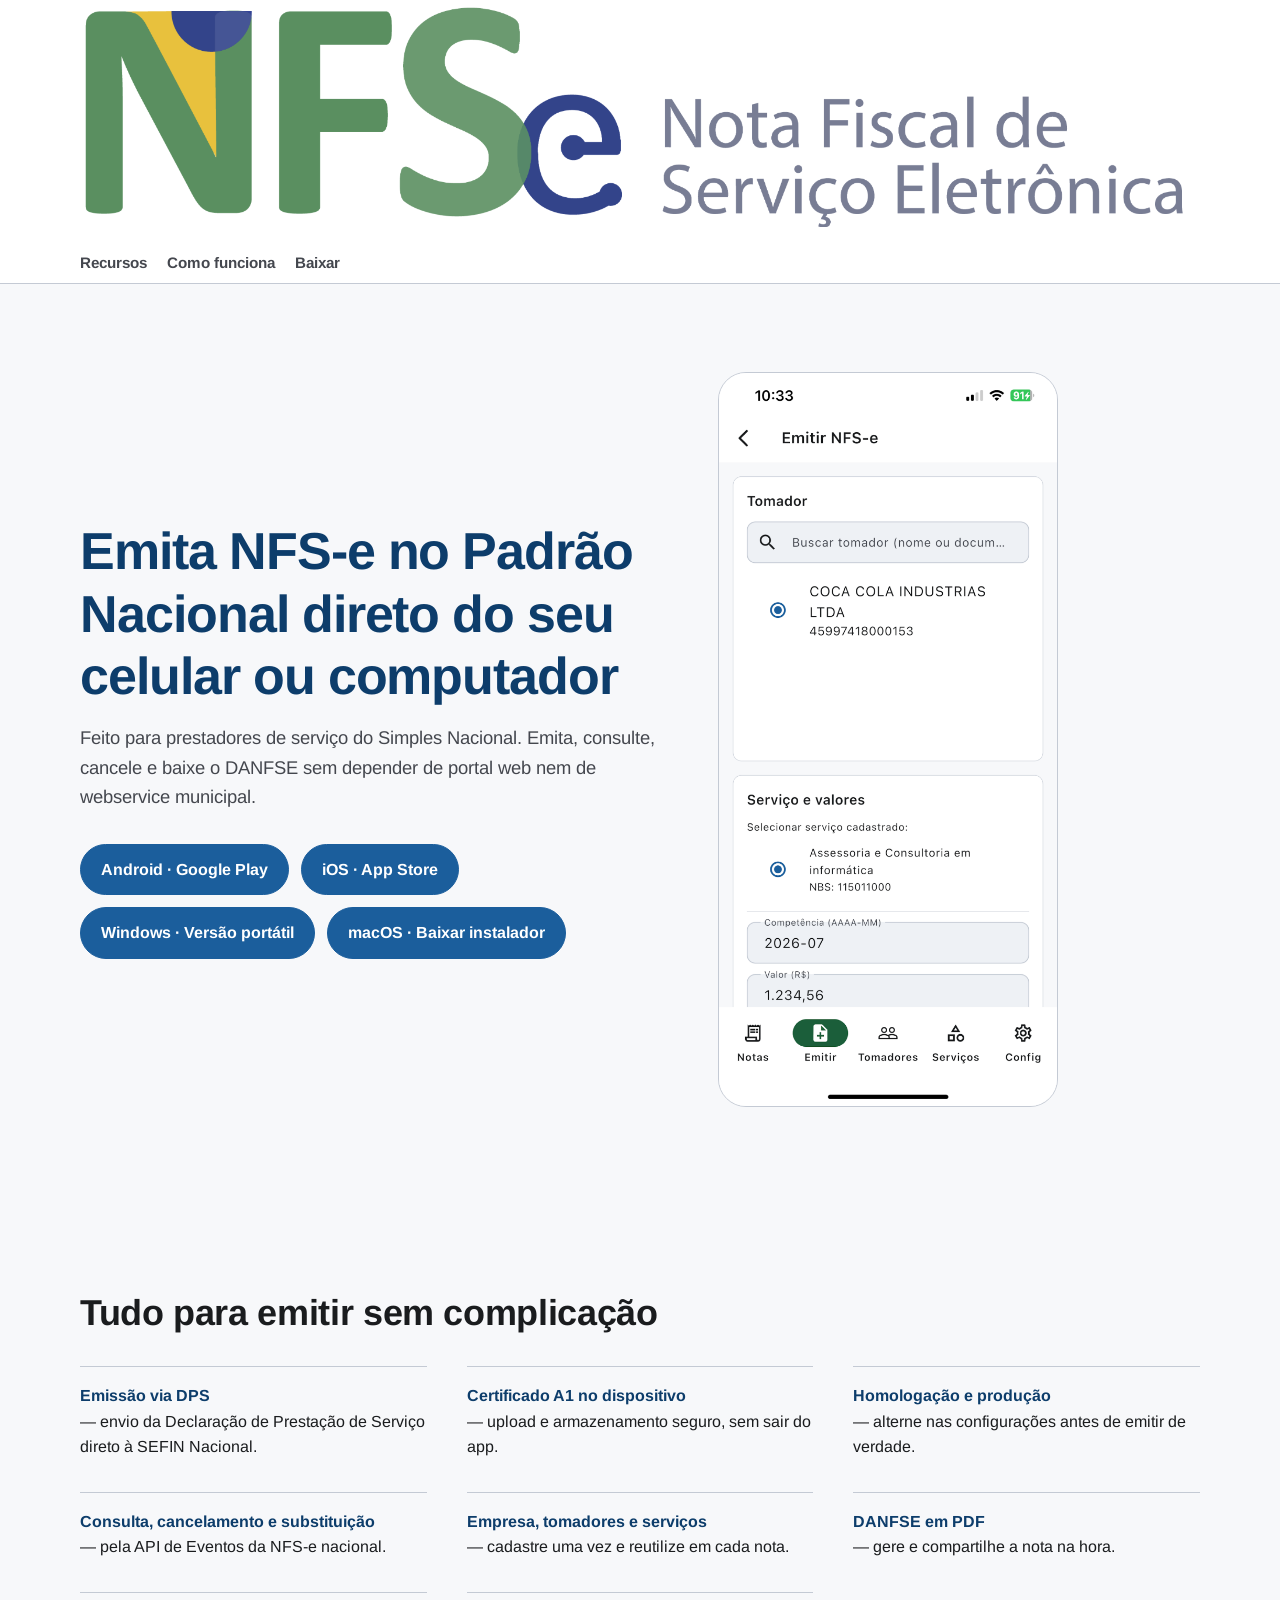
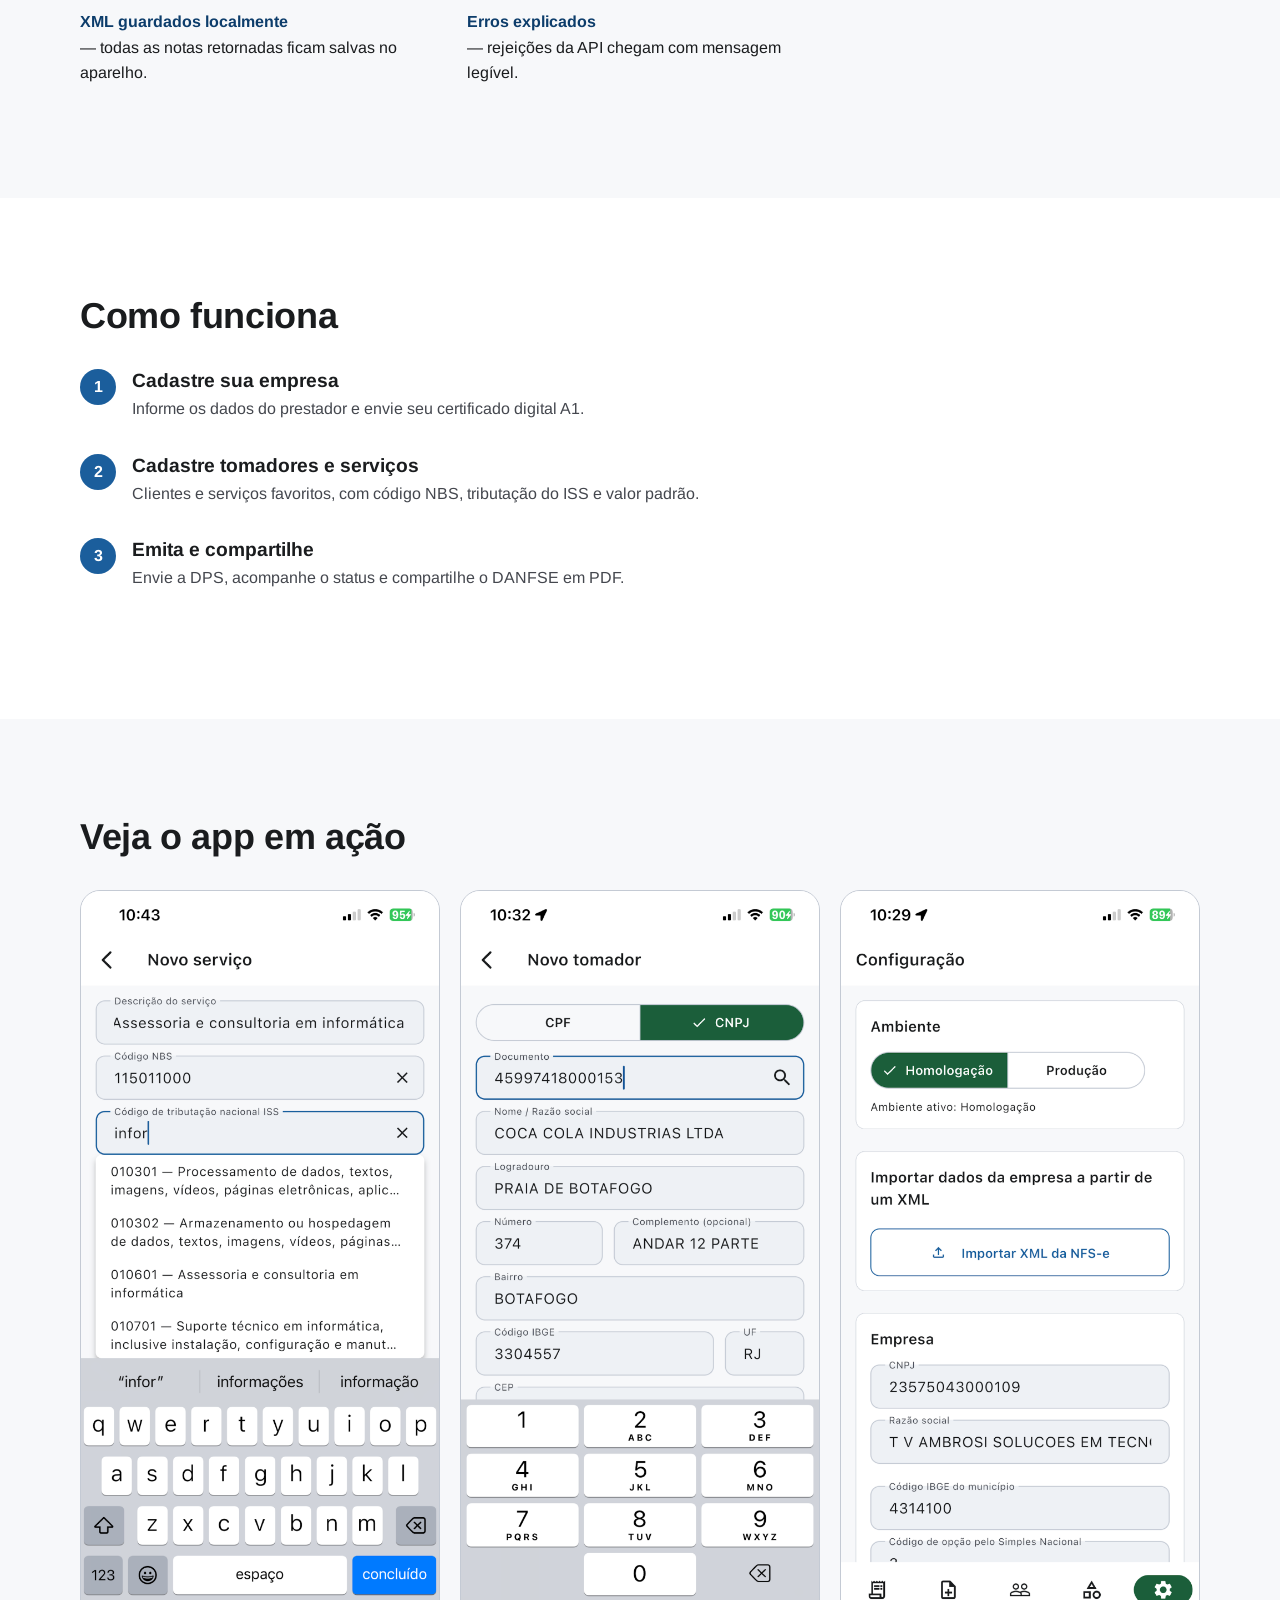
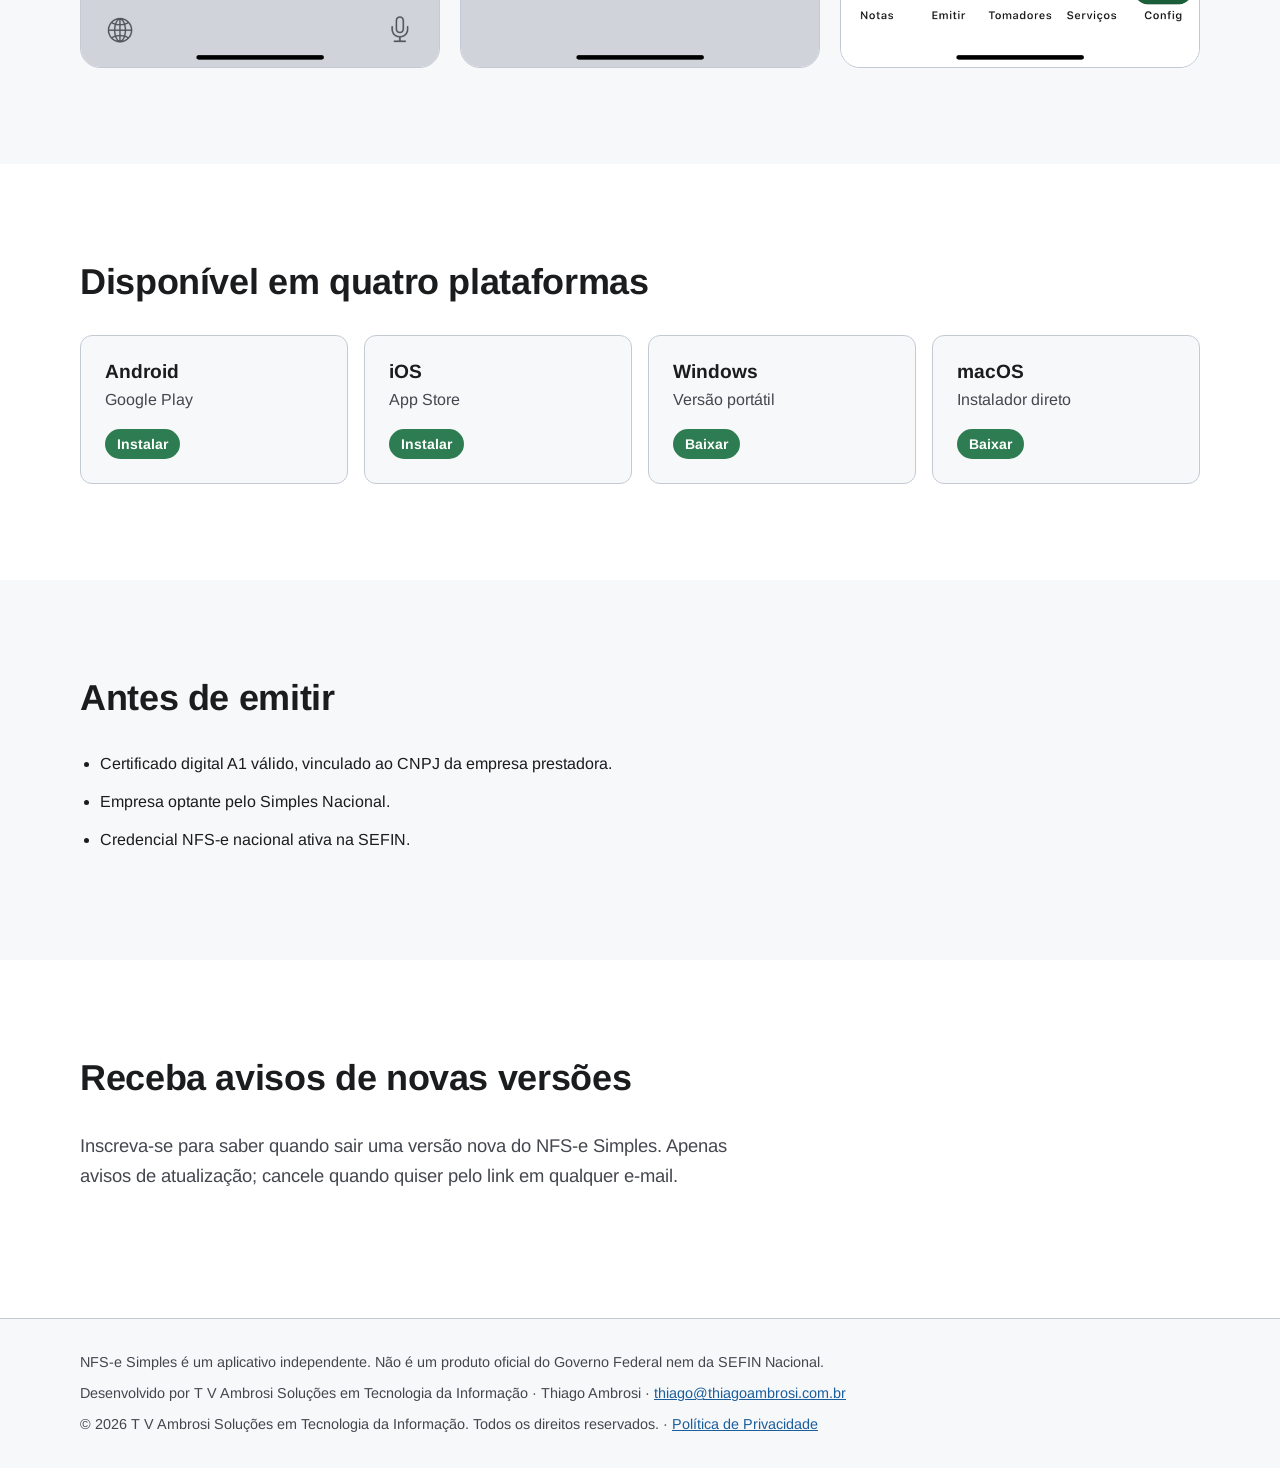
<file: index.html>
<!DOCTYPE html>
<html lang="pt-BR">

<head>
  <meta charset="UTF-8">
  <meta name="viewport" content="width=device-width, initial-scale=1.0">
  <title>NFS-e Simples: emissão de NFS-e no Padrão Nacional</title>
  <meta name="description"
    content="Emita NFS-e no Padrão Nacional pelo celular ou computador. App para prestadores do Simples Nacional, com certificado digital A1. Android, iOS e Windows.">
  <link rel="icon" href="assets/icon.png" type="image/png">
  <link rel="stylesheet" href="styles.css">
</head>

<body>
  <header class="site-header">
    <div class="container header-inner">
      <a href="#inicio" class="brand" aria-label="NFS-e Simples, início">
        <img src="assets/nfse_horizontal.png" alt="NFS-e, Nota Fiscal de Serviço Eletrônica" height="36">
      </a>
      <nav aria-label="Principal">
        <a href="#recursos">Recursos</a>
        <a href="#como-funciona">Como funciona</a>
        <a href="#baixar">Baixar</a>
      </nav>
    </div>
  </header>

  <main id="inicio">
    <section class="hero">
      <div class="container hero-inner">
        <div class="hero-text">
          <h1>Emita NFS-e no Padrão Nacional direto do seu celular ou computador</h1>
          <p class="lead">Feito para prestadores de serviço do Simples Nacional. Emita, consulte, cancele e baixe o
            DANFSE sem depender de portal web nem de webservice municipal.</p>
          <div class="store-buttons" id="baixar">
            <a class="store-btn store-btn-primary"
              href="https://play.google.com/store/apps/details?id=com.thiagoambrosi.notafacil&pcampaignid=web_share">Android
              · Google Play</a>
            <a class="store-btn store-btn-primary" href="https://apps.apple.com/br/app/nfs-e-simples/id6790145983">iOS ·
              App Store</a>
            <a class="store-btn store-btn-primary" href="assets/nfseapp-2.1.4-windows.zip" download>Windows ·
              Versão portátil</a>
            <a class="store-btn store-btn-primary" href="assets/nfseapp-2.1.4-macos.dmg" download>macOS ·
              Baixar
              instalador</a>
          </div>
        </div>
        <div class="hero-shot">
          <img src="assets/screenshots/01.png" alt="Tela de emissão de NFS-e do app, com seleção de tomador e serviço"
            width="1290" height="2796">
        </div>
      </div>
    </section>

    <section id="recursos" class="section">
      <div class="container">
        <h2>Tudo para emitir sem complicação</h2>
        <ul class="features">
          <li><strong>Emissão via DPS</strong> — envio da Declaração de Prestação de Serviço direto à SEFIN Nacional.
          </li>
          <li><strong>Certificado A1 no dispositivo</strong> — upload e armazenamento seguro, sem sair do app.</li>
          <li><strong>Homologação e produção</strong> — alterne nas configurações antes de emitir de verdade.</li>
          <li><strong>Consulta, cancelamento e substituição</strong> — pela API de Eventos da NFS-e nacional.</li>
          <li><strong>Empresa, tomadores e serviços</strong> — cadastre uma vez e reutilize em cada nota.</li>
          <li><strong>DANFSE em PDF</strong> — gere e compartilhe a nota na hora.</li>
          <li><strong>XML guardados localmente</strong> — todas as notas retornadas ficam salvas no aparelho.</li>
          <li><strong>Erros explicados</strong> — rejeições da API chegam com mensagem legível.</li>
        </ul>
      </div>
    </section>

    <section id="como-funciona" class="section section-alt">
      <div class="container">
        <h2>Como funciona</h2>
        <ol class="steps">
          <li>
            <h3>Cadastre sua empresa</h3>
            <p>Informe os dados do prestador e envie seu certificado digital A1.</p>
          </li>
          <li>
            <h3>Cadastre tomadores e serviços</h3>
            <p>Clientes e serviços favoritos, com código NBS, tributação do ISS e valor padrão.</p>
          </li>
          <li>
            <h3>Emita e compartilhe</h3>
            <p>Envie a DPS, acompanhe o status e compartilhe o DANFSE em PDF.</p>
          </li>
        </ol>
      </div>
    </section>

    <section class="section">
      <div class="container">
        <h2>Veja o app em ação</h2>
        <div class="gallery">
          <img src="assets/screenshots/02.png" alt="Cadastro de serviço com código de tributação do ISS" width="1290"
            height="2796" loading="lazy">
          <img src="assets/screenshots/03.png" alt="Cadastro de tomador pelo CNPJ" width="1290" height="2796"
            loading="lazy">
          <img src="assets/screenshots/04.png" alt="Configuração do ambiente e dados da empresa" width="1290"
            height="2796" loading="lazy">
        </div>
      </div>
    </section>

    <section id="plataformas" class="section section-alt">
      <div class="container">
        <h2>Disponível em quatro plataformas</h2>
        <div class="platforms">
          <article>
            <h3>Android</h3>
            <p>Google Play</p>
            <a class="status status-ok"
              href="https://play.google.com/store/apps/details?id=com.thiagoambrosi.notafacil&pcampaignid=web_share">Instalar</a>
          </article>
          <article>
            <h3>iOS</h3>
            <p>App Store</p>
            <a class="status status-ok" href="https://apps.apple.com/br/app/nfs-e-simples/id6790145983">Instalar</a>
          </article>
          <article>
            <h3>Windows</h3>
            <p>Versão portátil</p>
            <a class="status status-ok" href="assets/nfseapp-2.1.4-windows.zip" download>Baixar</a>
          </article>
          <article>
            <h3>macOS</h3>
            <p>Instalador direto</p>
            <a class="status status-ok" href="assets/nfseapp-2.1.4-macos.dmg" download>Baixar</a>
          </article>
        </div>
      </div>
    </section>

    <section class="section">
      <div class="container">
        <h2>Antes de emitir</h2>
        <ul class="requirements">
          <li>Certificado digital A1 válido, vinculado ao CNPJ da empresa prestadora.</li>
          <li>Empresa optante pelo Simples Nacional.</li>
          <li>Credencial NFS-e nacional ativa na SEFIN.</li>
        </ul>
      </div>
    </section>

    <section id="novidades" class="section section-alt">
      <div class="container">
        <h2>Receba avisos de novas versões</h2>
        <p class="lead">Inscreva-se para saber quando sair uma versão nova do NFS-e Simples. Apenas avisos de
          atualização; cancele quando quiser pelo link em qualquer e-mail.</p>
        <div class="signup-embed">
          <script async src="https://eocampaign1.com/form/23cb0654-e817-11f1-a519-278a56731f4f.js"
            data-form="23cb0654-e817-11f1-a519-278a56731f4f"></script>
        </div>
      </div>
    </section>
  </main>

  <footer class="site-footer">
    <div class="container">
      <p>NFS-e Simples é um aplicativo independente. Não é um produto oficial do Governo Federal nem da SEFIN Nacional.
      </p>
      <p>Desenvolvido por T V Ambrosi Soluções em Tecnologia da Informação · Thiago Ambrosi · <a
          href="mailto:thiago@thiagoambrosi.com.br">thiago@thiagoambrosi.com.br</a></p>
      <p>© 2026 T V Ambrosi Soluções em Tecnologia da Informação. Todos os direitos reservados. ·
        <a href="privacy.html">Política de Privacidade</a>
      </p>
    </div>
  </footer>
</body>

</html>
</file>
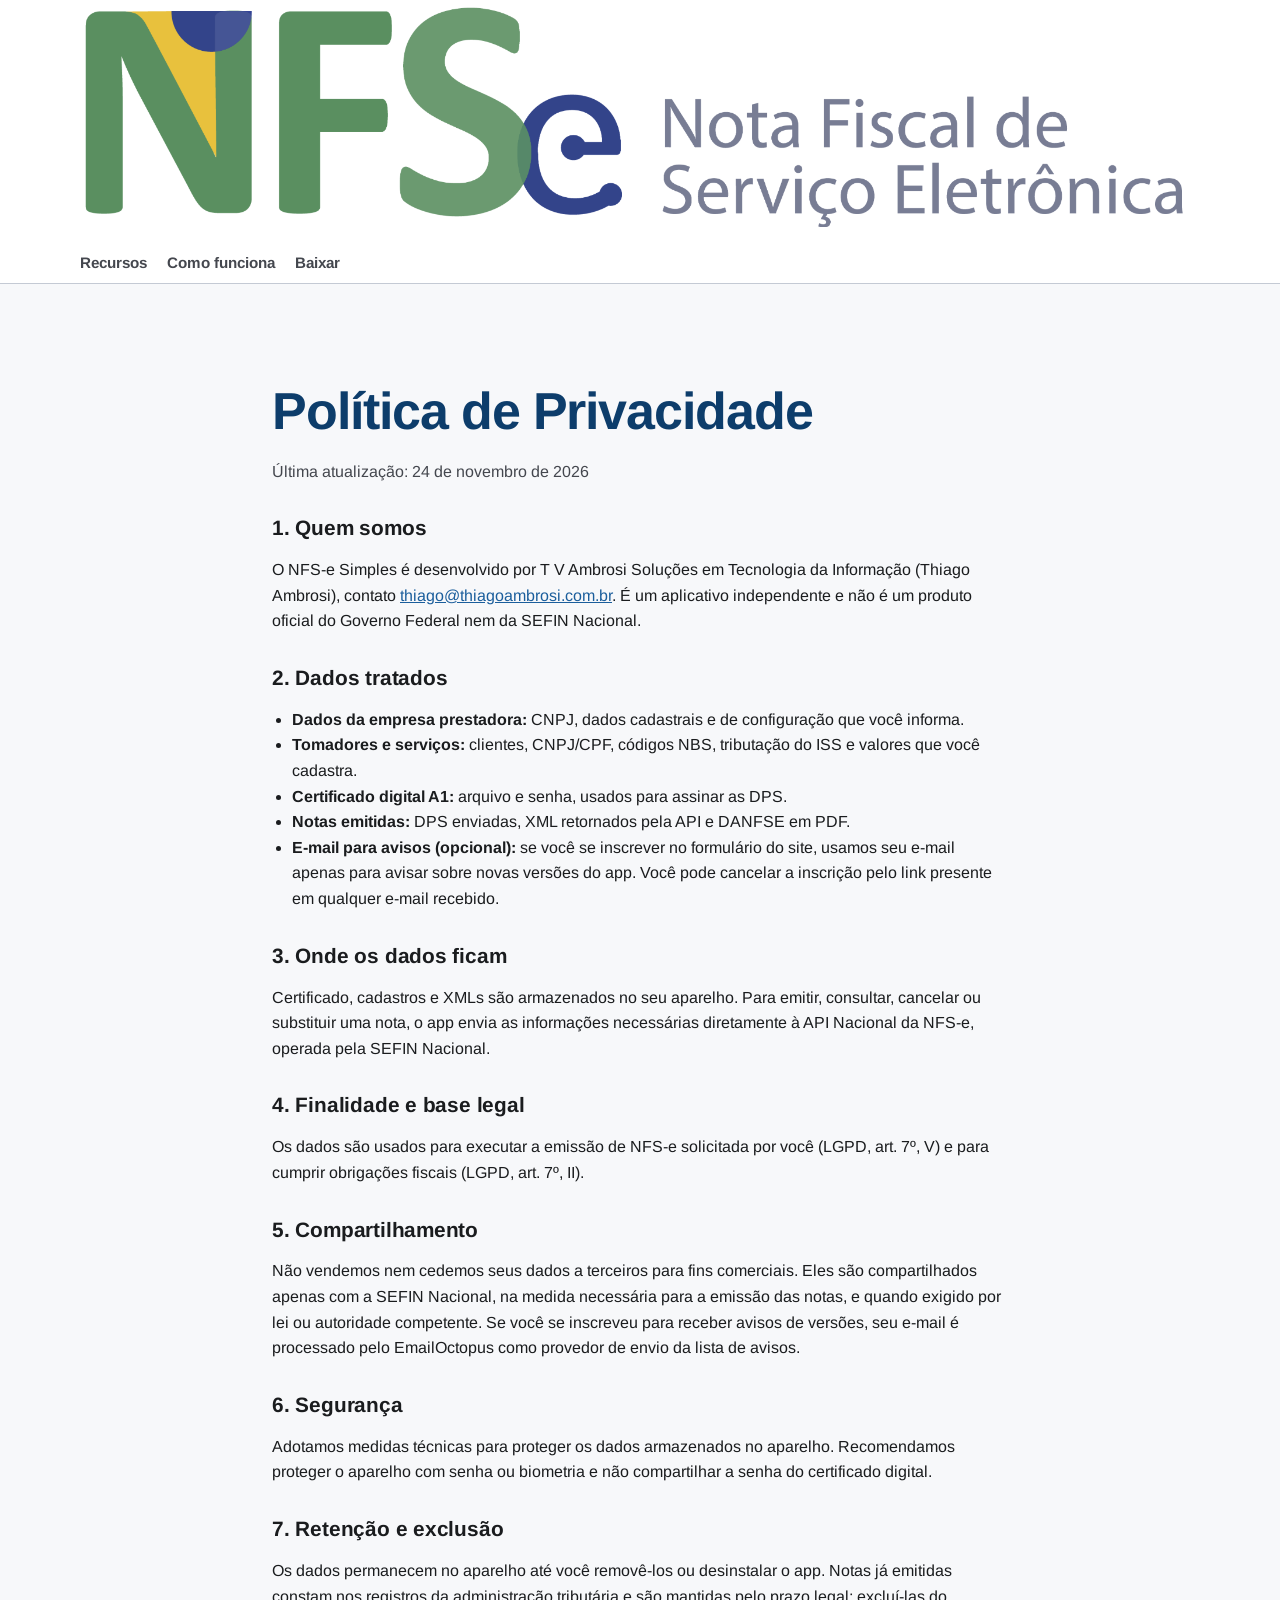
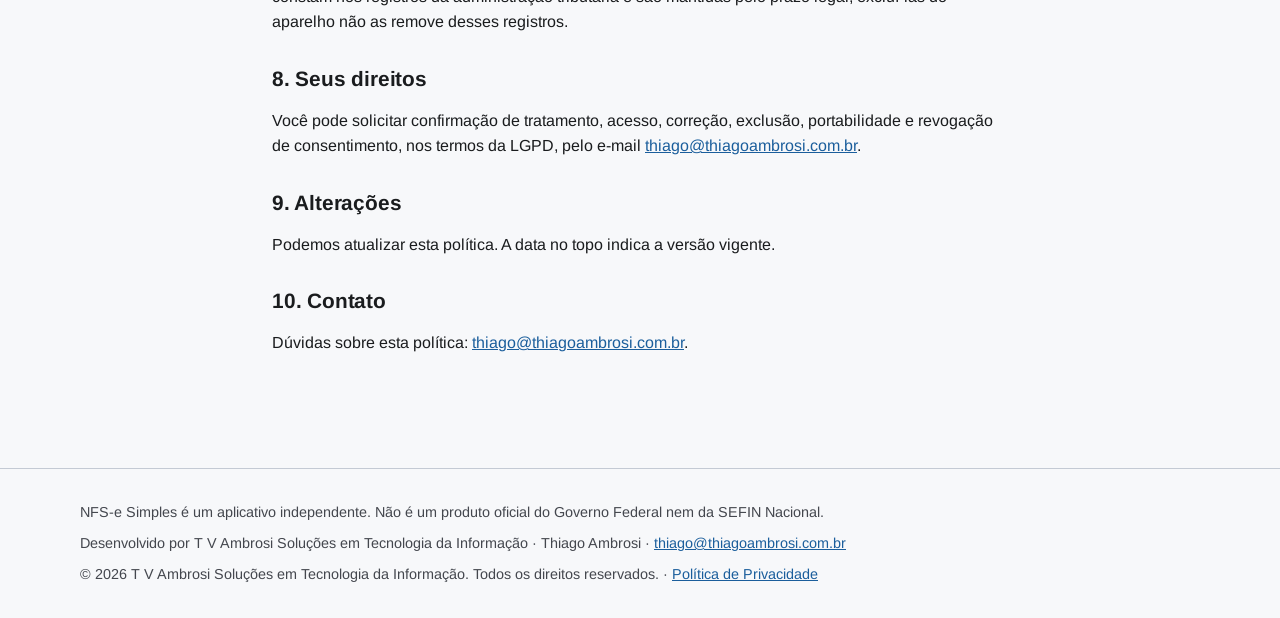
<file: privacy.html>
<!DOCTYPE html>
<html lang="pt-BR">

<head>
  <meta charset="UTF-8">
  <meta name="viewport" content="width=device-width, initial-scale=1.0">
  <title>Política de Privacidade · NFS-e Simples</title>
  <meta name="description" content="Como o NFS-e Simples trata seus dados, certificado digital e notas fiscais.">
  <link rel="icon" href="assets/icon.png" type="image/png">
  <link rel="stylesheet" href="styles.css">
</head>

<body>
  <header class="site-header">
    <div class="container header-inner">
      <a href="index.html" class="brand" aria-label="NFS-e Simples, início">
        <img src="assets/nfse_horizontal.png" alt="NFS-e, Nota Fiscal de Serviço Eletrônica" height="36">
      </a>
      <nav aria-label="Principal">
        <a href="index.html#recursos">Recursos</a>
        <a href="index.html#como-funciona">Como funciona</a>
        <a href="index.html#baixar">Baixar</a>
      </nav>
    </div>
  </header>

  <main>
    <section class="section">
      <div class="container legal">
        <h1>Política de Privacidade</h1>
        <p class="meta">Última atualização: 24 de novembro de 2026</p>

        <h2>1. Quem somos</h2>
        <p>O NFS-e Simples é desenvolvido por T V Ambrosi Soluções em Tecnologia da Informação (Thiago Ambrosi), contato
          <a href="mailto:thiago@thiagoambrosi.com.br">thiago@thiagoambrosi.com.br</a>. É um aplicativo independente e
          não é um produto oficial do Governo Federal nem da SEFIN Nacional.</p>

        <h2>2. Dados tratados</h2>
        <ul>
          <li><strong>Dados da empresa prestadora:</strong> CNPJ, dados cadastrais e de configuração que você informa.
          </li>
          <li><strong>Tomadores e serviços:</strong> clientes, CNPJ/CPF, códigos NBS, tributação do ISS e valores que você
            cadastra.</li>
          <li><strong>Certificado digital A1:</strong> arquivo e senha, usados para assinar as DPS.</li>
          <li><strong>Notas emitidas:</strong> DPS enviadas, XML retornados pela API e DANFSE em PDF.</li>
          <li><strong>E-mail para avisos (opcional):</strong> se você se inscrever no formulário do site, usamos seu
            e-mail apenas para avisar sobre novas versões do app. Você pode cancelar a inscrição pelo link presente em
            qualquer e-mail recebido.</li>
        </ul>

        <h2>3. Onde os dados ficam</h2>
        <p>Certificado, cadastros e XMLs são armazenados no seu aparelho. Para emitir, consultar, cancelar ou substituir
          uma nota, o app envia as informações necessárias diretamente à API Nacional da NFS-e, operada pela SEFIN
          Nacional.</p>

        <h2>4. Finalidade e base legal</h2>
        <p>Os dados são usados para executar a emissão de NFS-e solicitada por você (LGPD, art. 7º, V) e para cumprir
          obrigações fiscais (LGPD, art. 7º, II).</p>

        <h2>5. Compartilhamento</h2>
        <p>Não vendemos nem cedemos seus dados a terceiros para fins comerciais. Eles são compartilhados apenas com a
          SEFIN Nacional, na medida necessária para a emissão das notas, e quando exigido por lei ou autoridade
          competente. Se você se inscreveu para receber avisos de versões, seu e-mail é processado pelo EmailOctopus
          como provedor de envio da lista de avisos.</p>

        <h2>6. Segurança</h2>
        <p>Adotamos medidas técnicas para proteger os dados armazenados no aparelho. Recomendamos proteger o aparelho
          com senha ou biometria e não compartilhar a senha do certificado digital.</p>

        <h2>7. Retenção e exclusão</h2>
        <p>Os dados permanecem no aparelho até você removê-los ou desinstalar o app. Notas já emitidas constam nos
          registros da administração tributária e são mantidas pelo prazo legal; excluí-las do aparelho não as remove
          desses registros.</p>

        <h2>8. Seus direitos</h2>
        <p>Você pode solicitar confirmação de tratamento, acesso, correção, exclusão, portabilidade e revogação de
          consentimento, nos termos da LGPD, pelo e-mail
          <a href="mailto:thiago@thiagoambrosi.com.br">thiago@thiagoambrosi.com.br</a>.</p>

        <h2>9. Alterações</h2>
        <p>Podemos atualizar esta política. A data no topo indica a versão vigente.</p>

        <h2>10. Contato</h2>
        <p>Dúvidas sobre esta política: <a href="mailto:thiago@thiagoambrosi.com.br">thiago@thiagoambrosi.com.br</a>.</p>
      </div>
    </section>
  </main>

  <footer class="site-footer">
    <div class="container">
      <p>NFS-e Simples é um aplicativo independente. Não é um produto oficial do Governo Federal nem da SEFIN Nacional.
      </p>
      <p>Desenvolvido por T V Ambrosi Soluções em Tecnologia da Informação · Thiago Ambrosi · <a
          href="mailto:thiago@thiagoambrosi.com.br">thiago@thiagoambrosi.com.br</a></p>
      <p>© 2026 T V Ambrosi Soluções em Tecnologia da Informação. Todos os direitos reservados. ·
        <a href="privacy.html">Política de Privacidade</a></p>
    </div>
  </footer>
</body>

</html>
</file>
<file: styles.css>
@font-face {
  font-family: "Arimo";
  src: url("assets/fonts/Arimo-Regular.ttf") format("truetype");
  font-weight: 400;
  font-display: swap;
}

@font-face {
  font-family: "Arimo";
  src: url("assets/fonts/Arimo-Bold.ttf") format("truetype");
  font-weight: 700;
  font-display: swap;
}

:root {
  --primary: #1B5E9C;
  --primary-dark: #0D3D6B;
  --secondary: #2E7D52;
  --bg: #F7F8FA;
  --surface: #FFFFFF;
  --surface-variant: #EEF1F5;
  --outline: #C4CAD4;
  --text: #1A1C1E;
  --text-secondary: #44474E;
  --radius: 12px;
}

* {
  box-sizing: border-box;
}

html {
  scroll-behavior: smooth;
}

body {
  margin: 0;
  font-family: "Arimo", Arial, Helvetica, sans-serif;
  color: var(--text);
  background: var(--bg);
  line-height: 1.6;
}

img {
  display: block;
  max-width: 100%;
  height: auto;
}

a {
  color: var(--primary);
}

h1,
h2,
h3 {
  line-height: 1.2;
  text-wrap: balance;
}

h1 {
  font-size: clamp(2rem, 5vw, 3.25rem);
  letter-spacing: -0.02em;
  margin: 0 0 1rem;
  color: var(--primary-dark);
}

h2 {
  font-size: clamp(1.6rem, 3.5vw, 2.25rem);
  margin: 0 0 2rem;
  letter-spacing: -0.01em;
}

h3 {
  font-size: 1.2rem;
  margin: 0 0 0.25rem;
}

p {
  text-wrap: pretty;
}

.container {
  width: min(1120px, 100% - 2.5rem);
  margin-inline: auto;
}

.section {
  padding: clamp(3.5rem, 8vw, 6rem) 0;
}

.section-alt {
  background: var(--surface);
}

.site-header {
  background: var(--surface);
  border-bottom: 1px solid var(--outline);
  position: sticky;
  top: 0;
  z-index: 10;
}

.header-inner {
  display: flex;
  align-items: center;
  justify-content: space-between;
  gap: 1rem;
  flex-wrap: wrap;
  min-height: 68px;
}

.header-inner nav {
  display: flex;
  gap: 1.25rem;
  flex-wrap: wrap;
}

.header-inner nav a {
  color: var(--text-secondary);
  text-decoration: none;
  font-weight: 700;
  font-size: 0.95rem;
  padding: 0.5rem 0;
}

.header-inner nav a:hover,
.header-inner nav a:focus-visible {
  color: var(--primary);
}

.hero {
  padding: clamp(3rem, 7vw, 5.5rem) 0;
}

.hero-inner {
  display: grid;
  grid-template-columns: 1fr;
  gap: 3rem;
  align-items: center;
}

.lead {
  font-size: 1.15rem;
  color: var(--text-secondary);
  margin: 0 0 2rem;
  max-width: 36em;
}

.hero-shot img {
  width: min(300px, 80%);
  margin-inline: auto;
  border-radius: 28px;
  border: 1px solid var(--outline);
}

.store-buttons {
  display: flex;
  flex-wrap: wrap;
  gap: 0.75rem;
}

.store-btn {
  display: inline-flex;
  align-items: center;
  min-height: 48px;
  padding: 0.75rem 1.25rem;
  border-radius: 999px;
  border: 1px solid var(--primary);
  color: var(--primary);
  font-weight: 700;
  text-decoration: none;
}

.store-btn[aria-disabled="true"] {
  border-color: var(--outline);
  color: var(--text-secondary);
  background: var(--surface-variant);
}

.store-btn-primary {
  background: var(--primary);
  color: #FFFFFF;
}

.store-btn-primary:hover,
.store-btn-primary:focus-visible {
  background: var(--primary-dark);
}

.features {
  list-style: none;
  margin: 0;
  padding: 0;
  display: grid;
  grid-template-columns: repeat(auto-fit, minmax(280px, 1fr));
  gap: 1rem 2.5rem;
}

.features li {
  padding: 1rem 0;
  border-top: 1px solid var(--outline);
}

.features strong {
  display: block;
  color: var(--primary-dark);
}

.steps {
  list-style: none;
  counter-reset: passo;
  margin: 0;
  padding: 0;
  max-width: 40rem;
}

.steps li {
  position: relative;
  padding: 0 0 2rem 3.25rem;
  counter-increment: passo;
}

.steps li::before {
  content: counter(passo);
  position: absolute;
  left: 0;
  top: 0;
  width: 2.25rem;
  height: 2.25rem;
  border-radius: 50%;
  background: var(--primary);
  color: #FFFFFF;
  font-weight: 700;
  display: grid;
  place-items: center;
}

.steps p {
  margin: 0;
  color: var(--text-secondary);
}

.gallery {
  display: grid;
  grid-template-columns: repeat(auto-fit, minmax(180px, 1fr));
  gap: 1.25rem;
}

.gallery img {
  width: 100%;
  border-radius: 20px;
  border: 1px solid var(--outline);
}

.platforms {
  display: grid;
  grid-template-columns: repeat(auto-fit, minmax(220px, 1fr));
  gap: 1rem;
}

.platforms article {
  background: var(--bg);
  border: 1px solid var(--outline);
  border-radius: var(--radius);
  padding: 1.5rem;
}

.platforms p {
  margin: 0 0 1rem;
  color: var(--text-secondary);
}

.status {
  display: inline-block;
  padding: 0.25rem 0.75rem;
  border-radius: 999px;
  background: var(--surface-variant);
  color: var(--text-secondary);
  font-size: 0.875rem;
  font-weight: 700;
  text-decoration: none;
}

.status-ok {
  background: var(--secondary);
  color: #FFFFFF;
}

.requirements {
  margin: 0;
  padding-left: 1.25rem;
  max-width: 40rem;
}

.requirements li {
  margin-bottom: 0.75rem;
}

.signup-embed {
  max-width: 34rem;
}

.signup-embed iframe {
  width: 100%;
}

.site-footer {
  border-top: 1px solid var(--outline);
  padding: 2rem 0;
  color: var(--text-secondary);
  font-size: 0.9rem;
}

.site-footer p {
  margin: 0 0 0.5rem;
}

.site-footer p:last-child {
  margin: 0;
}

a:focus-visible {
  outline: 3px solid var(--primary-dark);
  outline-offset: 3px;
}

.legal {
  max-width: 46rem;
}

.legal h2 {
  font-size: 1.3rem;
  margin: 2rem 0 0.5rem;
}

.legal ul {
  padding-left: 1.25rem;
}

.meta {
  color: var(--text-secondary);
  margin: 0 0 2rem;
}

@media (min-width: 860px) {
  .hero-inner {
    grid-template-columns: 1.1fr 0.9fr;
  }

  .hero-shot img {
    width: 100%;
    max-width: 340px;
    margin-inline: 0 auto;
  }
}
</file>
